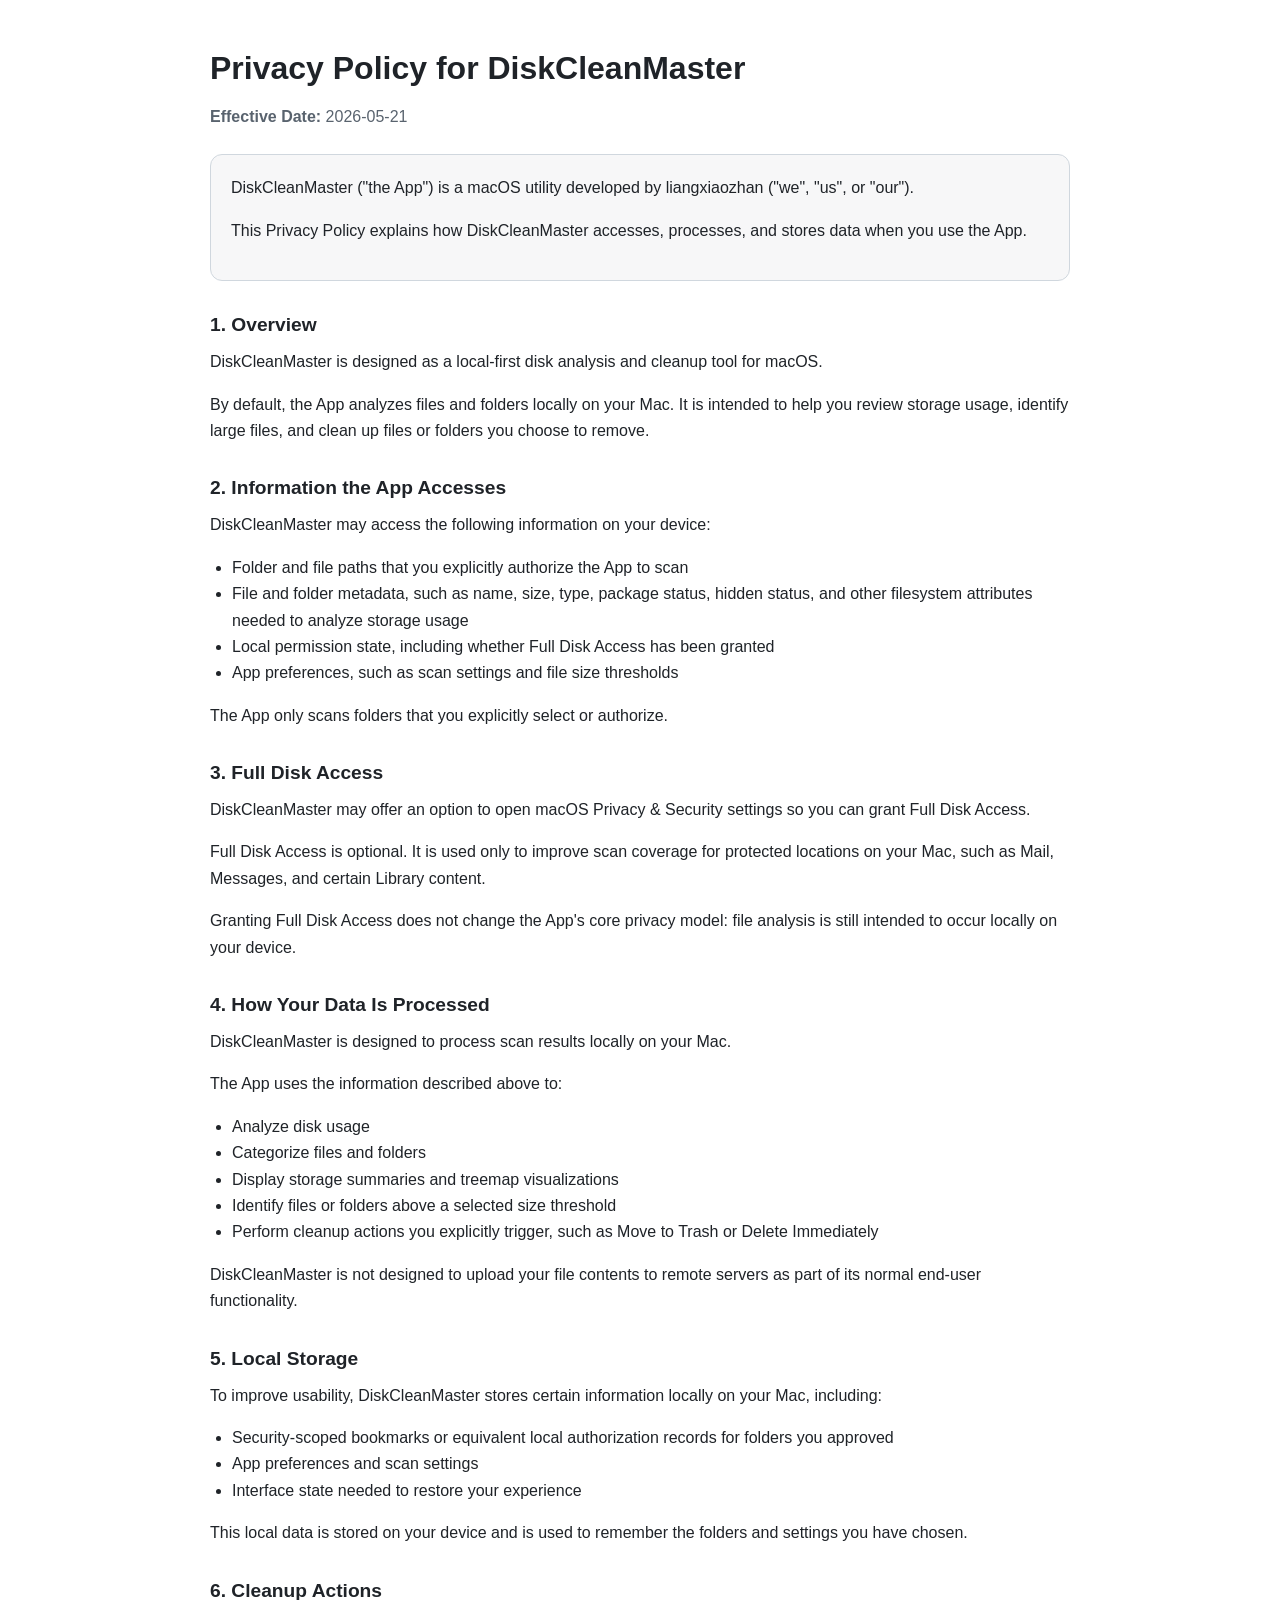
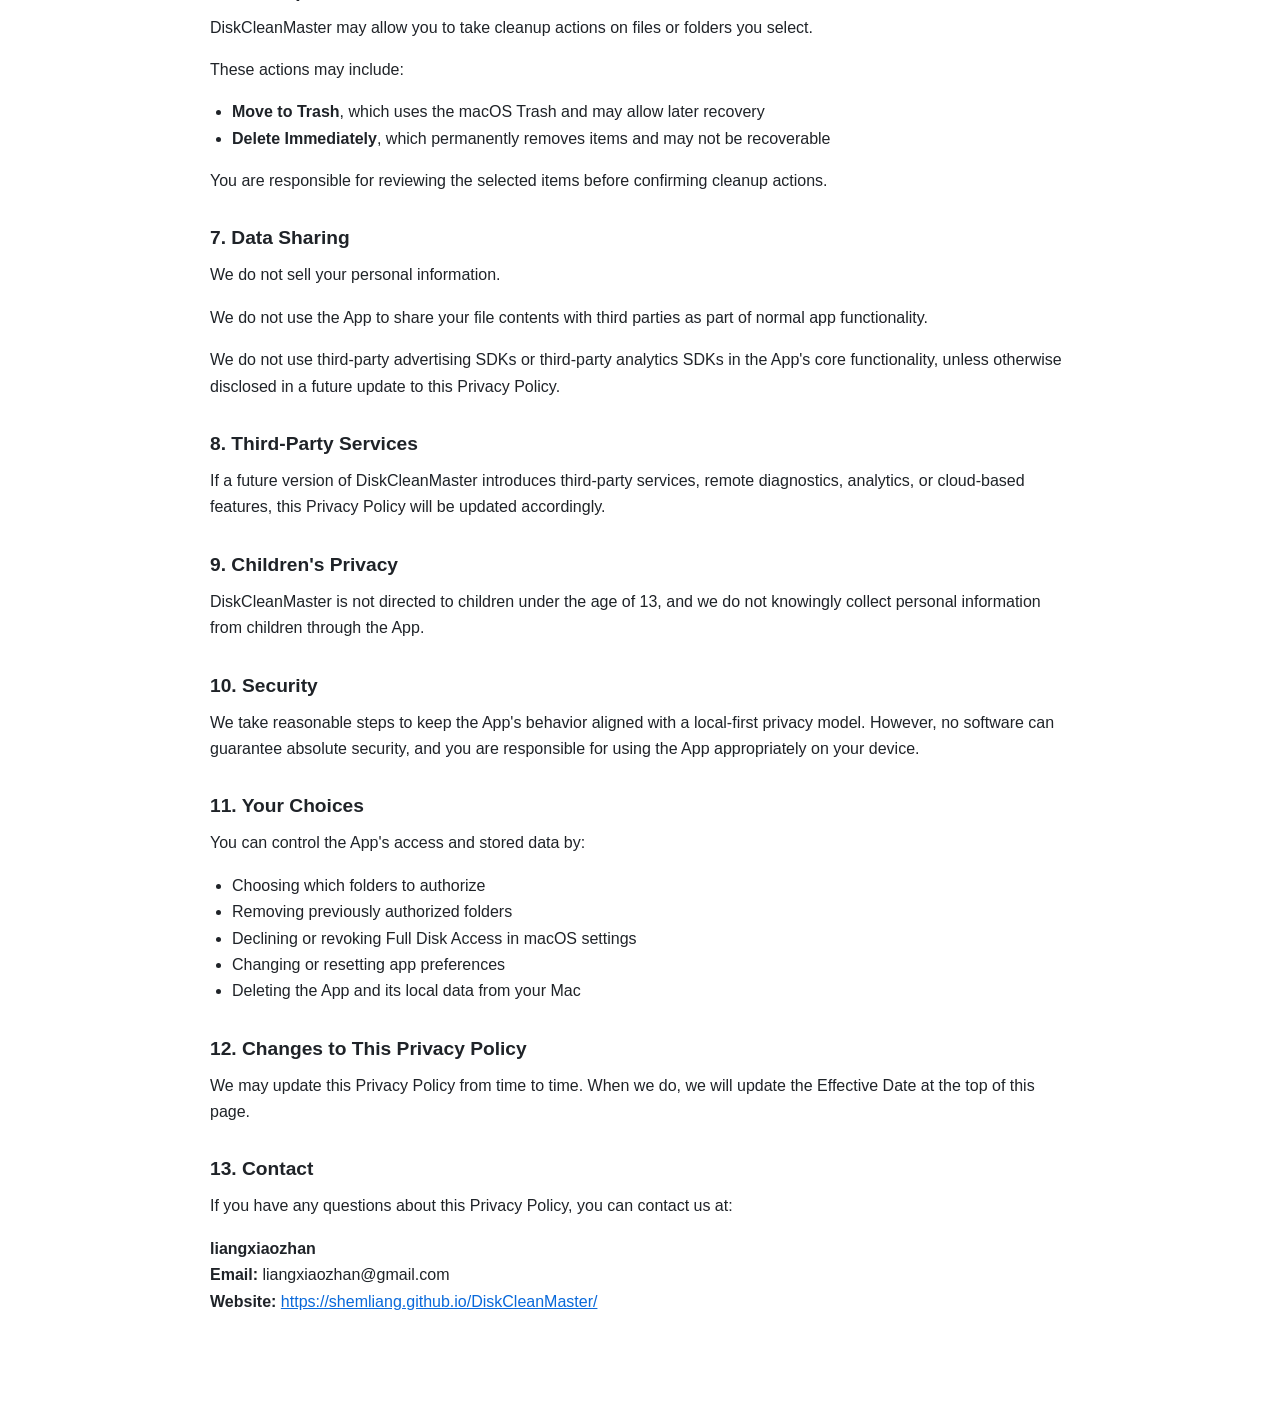
<file: privacy-policy.html>
<!DOCTYPE html>
<html lang="en">
<head>
    <meta charset="utf-8">
    <meta name="viewport" content="width=device-width, initial-scale=1">
    <title>Privacy Policy for DiskCleanMaster</title>
    <style>
        :root {
            color-scheme: light dark;
            --bg: #ffffff;
            --panel: #f7f7f8;
            --text: #1f2328;
            --muted: #59636e;
            --border: #d0d7de;
            --link: #0969da;
        }

        @media (prefers-color-scheme: dark) {
            :root {
                --bg: #0d1117;
                --panel: #161b22;
                --text: #e6edf3;
                --muted: #9da7b3;
                --border: #30363d;
                --link: #58a6ff;
            }
        }

        body {
            margin: 0;
            background: var(--bg);
            color: var(--text);
            font: 16px/1.65 -apple-system, BlinkMacSystemFont, "Segoe UI", sans-serif;
        }

        main {
            max-width: 860px;
            margin: 0 auto;
            padding: 48px 24px 80px;
        }

        h1, h2 {
            line-height: 1.25;
        }

        h1 {
            margin: 0 0 16px;
            font-size: 2rem;
        }

        h2 {
            margin: 32px 0 12px;
            font-size: 1.2rem;
        }

        p, ul {
            margin: 0 0 16px;
        }

        ul {
            padding-left: 22px;
        }

        .meta {
            color: var(--muted);
            margin-bottom: 24px;
        }

        .card {
            background: var(--panel);
            border: 1px solid var(--border);
            border-radius: 12px;
            padding: 20px;
            margin: 24px 0 32px;
        }

        a {
            color: var(--link);
        }
    </style>
</head>
<body>
<main>
    <h1>Privacy Policy for DiskCleanMaster</h1>
    <p class="meta"><strong>Effective Date:</strong> 2026-05-21</p>

    <div class="card">
        <p>DiskCleanMaster ("the App") is a macOS utility developed by liangxiaozhan ("we", "us", or "our").</p>
        <p>This Privacy Policy explains how DiskCleanMaster accesses, processes, and stores data when you use the App.</p>
    </div>

    <h2>1. Overview</h2>
    <p>DiskCleanMaster is designed as a local-first disk analysis and cleanup tool for macOS.</p>
    <p>By default, the App analyzes files and folders locally on your Mac. It is intended to help you review storage usage, identify large files, and clean up files or folders you choose to remove.</p>

    <h2>2. Information the App Accesses</h2>
    <p>DiskCleanMaster may access the following information on your device:</p>
    <ul>
        <li>Folder and file paths that you explicitly authorize the App to scan</li>
        <li>File and folder metadata, such as name, size, type, package status, hidden status, and other filesystem attributes needed to analyze storage usage</li>
        <li>Local permission state, including whether Full Disk Access has been granted</li>
        <li>App preferences, such as scan settings and file size thresholds</li>
    </ul>
    <p>The App only scans folders that you explicitly select or authorize.</p>

    <h2>3. Full Disk Access</h2>
    <p>DiskCleanMaster may offer an option to open macOS Privacy &amp; Security settings so you can grant Full Disk Access.</p>
    <p>Full Disk Access is optional. It is used only to improve scan coverage for protected locations on your Mac, such as Mail, Messages, and certain Library content.</p>
    <p>Granting Full Disk Access does not change the App's core privacy model: file analysis is still intended to occur locally on your device.</p>

    <h2>4. How Your Data Is Processed</h2>
    <p>DiskCleanMaster is designed to process scan results locally on your Mac.</p>
    <p>The App uses the information described above to:</p>
    <ul>
        <li>Analyze disk usage</li>
        <li>Categorize files and folders</li>
        <li>Display storage summaries and treemap visualizations</li>
        <li>Identify files or folders above a selected size threshold</li>
        <li>Perform cleanup actions you explicitly trigger, such as Move to Trash or Delete Immediately</li>
    </ul>
    <p>DiskCleanMaster is not designed to upload your file contents to remote servers as part of its normal end-user functionality.</p>

    <h2>5. Local Storage</h2>
    <p>To improve usability, DiskCleanMaster stores certain information locally on your Mac, including:</p>
    <ul>
        <li>Security-scoped bookmarks or equivalent local authorization records for folders you approved</li>
        <li>App preferences and scan settings</li>
        <li>Interface state needed to restore your experience</li>
    </ul>
    <p>This local data is stored on your device and is used to remember the folders and settings you have chosen.</p>

    <h2>6. Cleanup Actions</h2>
    <p>DiskCleanMaster may allow you to take cleanup actions on files or folders you select.</p>
    <p>These actions may include:</p>
    <ul>
        <li><strong>Move to Trash</strong>, which uses the macOS Trash and may allow later recovery</li>
        <li><strong>Delete Immediately</strong>, which permanently removes items and may not be recoverable</li>
    </ul>
    <p>You are responsible for reviewing the selected items before confirming cleanup actions.</p>

    <h2>7. Data Sharing</h2>
    <p>We do not sell your personal information.</p>
    <p>We do not use the App to share your file contents with third parties as part of normal app functionality.</p>
    <p>We do not use third-party advertising SDKs or third-party analytics SDKs in the App's core functionality, unless otherwise disclosed in a future update to this Privacy Policy.</p>

    <h2>8. Third-Party Services</h2>
    <p>If a future version of DiskCleanMaster introduces third-party services, remote diagnostics, analytics, or cloud-based features, this Privacy Policy will be updated accordingly.</p>

    <h2>9. Children's Privacy</h2>
    <p>DiskCleanMaster is not directed to children under the age of 13, and we do not knowingly collect personal information from children through the App.</p>

    <h2>10. Security</h2>
    <p>We take reasonable steps to keep the App's behavior aligned with a local-first privacy model. However, no software can guarantee absolute security, and you are responsible for using the App appropriately on your device.</p>

    <h2>11. Your Choices</h2>
    <p>You can control the App's access and stored data by:</p>
    <ul>
        <li>Choosing which folders to authorize</li>
        <li>Removing previously authorized folders</li>
        <li>Declining or revoking Full Disk Access in macOS settings</li>
        <li>Changing or resetting app preferences</li>
        <li>Deleting the App and its local data from your Mac</li>
    </ul>

    <h2>12. Changes to This Privacy Policy</h2>
    <p>We may update this Privacy Policy from time to time. When we do, we will update the Effective Date at the top of this page.</p>

    <h2>13. Contact</h2>
    <p>If you have any questions about this Privacy Policy, you can contact us at:</p>
    <p><strong>liangxiaozhan</strong><br>
    <strong>Email:</strong> liangxiaozhan@gmail.com<br>
    <strong>Website:</strong> <a href="https://shemliang.github.io/DiskCleanMaster/">https://shemliang.github.io/DiskCleanMaster/</a></p>
</main>
</body>
</html>
</file>
